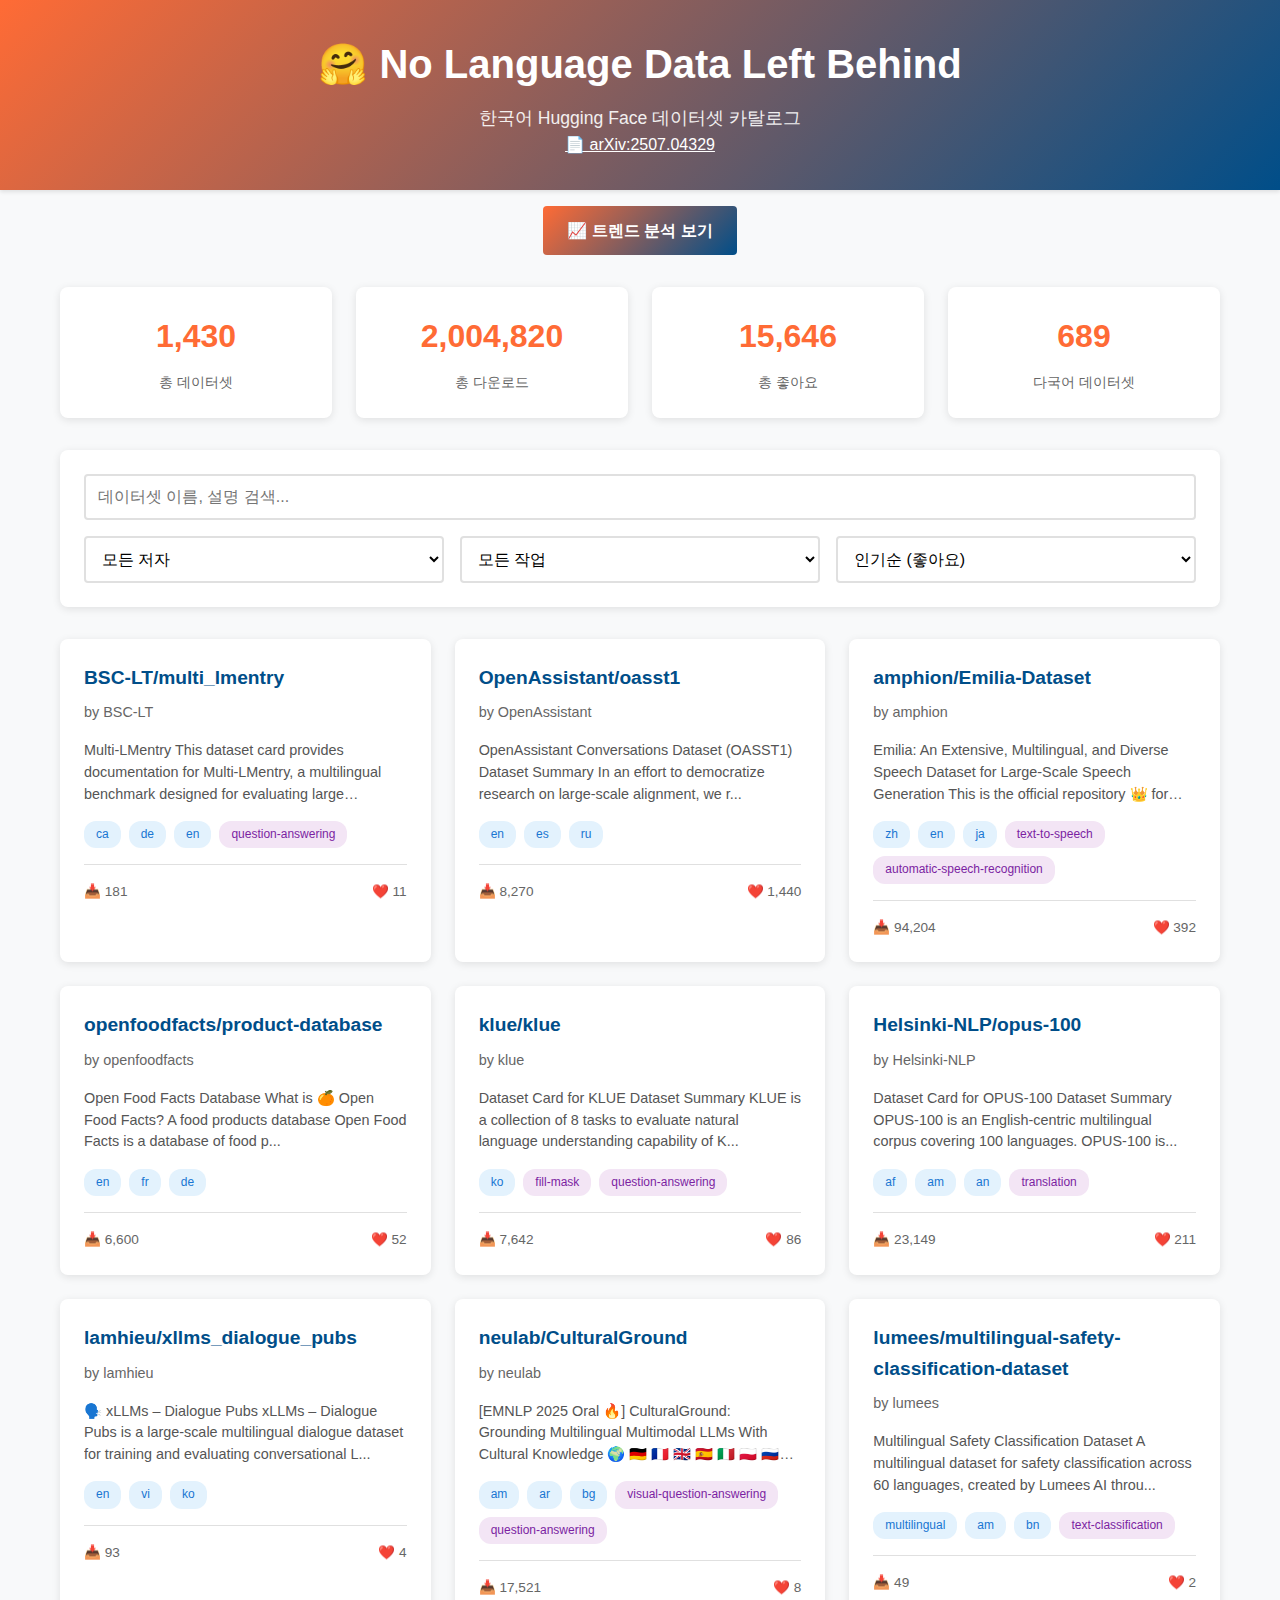
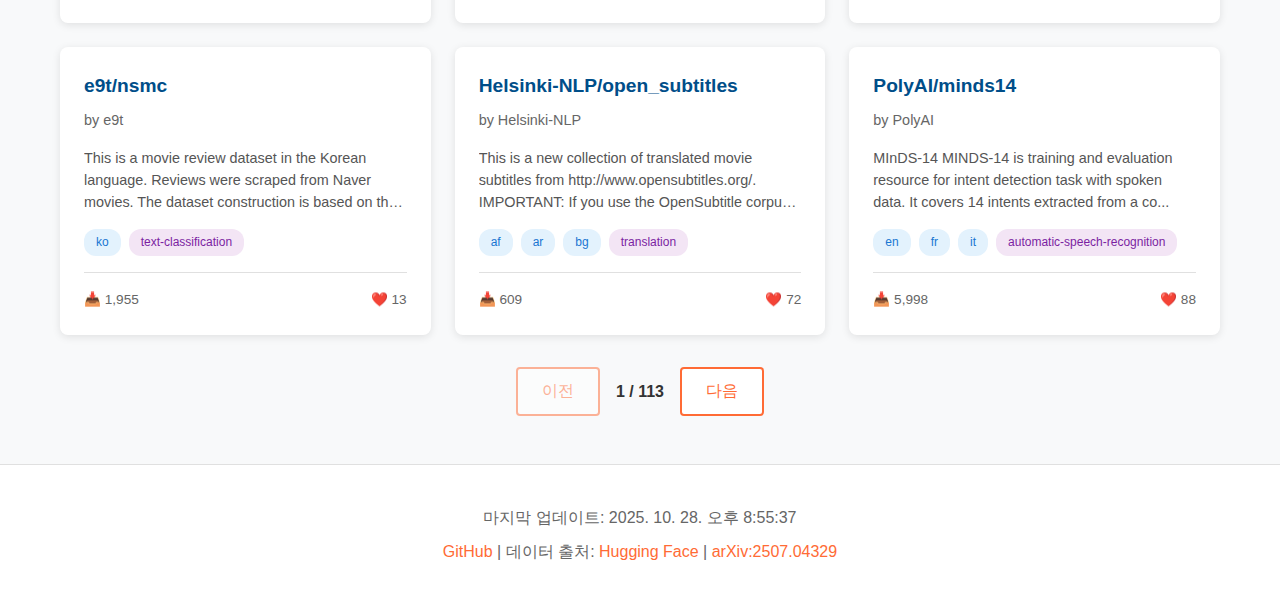
<file: docs/index.html>
<!DOCTYPE html>
<html lang="ko">
<head>
    <meta charset="UTF-8">
    <meta name="viewport" content="width=device-width, initial-scale=1.0">
    <title>No Language Data Left Behind - Korean HF Datasets Catalog</title>
    <meta name="description" content="한국어 Hugging Face 데이터셋 카탈로그 - No Language Data Left Behind 프로젝트">
    <link rel="stylesheet" href="css/style.css">
</head>
<body>
    <header>
        <div class="container">
            <h1>🤗 No Language Data Left Behind</h1>
            <p class="subtitle">한국어 Hugging Face 데이터셋 카탈로그</p>
            <p class="subtitle-small">
                <a href="https://arxiv.org/abs/2507.04329" target="_blank" style="color: white; text-decoration: underline;">
                    📄 arXiv:2507.04329
                </a>
            </p>
        </div>
    </header>

    <main class="container">
        <!-- 트렌드 링크 -->
        <div style="text-align: center; margin: 1rem 0;">
            <a href="trends.html" style="display: inline-block; padding: 0.75rem 1.5rem; background: linear-gradient(135deg, var(--primary-color), var(--secondary-color)); color: white; text-decoration: none; border-radius: 4px; font-weight: 600;">
                📈 트렌드 분석 보기
            </a>
        </div>

        <!-- 통계 섹션 -->
        <section class="stats-section">
            <div class="stat-card">
                <h3 id="total-datasets">-</h3>
                <p>총 데이터셋</p>
            </div>
            <div class="stat-card">
                <h3 id="total-downloads">-</h3>
                <p>총 다운로드</p>
            </div>
            <div class="stat-card">
                <h3 id="total-likes">-</h3>
                <p>총 좋아요</p>
            </div>
            <div class="stat-card">
                <h3 id="multilingual-count">-</h3>
                <p>다국어 데이터셋</p>
            </div>
        </section>

        <!-- 검색 및 필터 -->
        <section class="search-section">
            <div class="search-container">
                <input type="text" id="search-input" placeholder="데이터셋 이름, 설명 검색...">
            </div>
            <div class="filters">
                <select id="author-filter">
                    <option value="">모든 저자</option>
                </select>
                <select id="task-filter">
                    <option value="">모든 작업</option>
                </select>
                <select id="sort-select">
                    <option value="likes">인기순 (좋아요)</option>
                    <option value="downloads">다운로드순</option>
                    <option value="recent">최신순</option>
                    <option value="name">이름순</option>
                </select>
            </div>
        </section>

        <!-- 데이터셋 목록 -->
        <section class="datasets-section">
            <div id="loading" class="loading">데이터를 불러오는 중...</div>
            <div id="datasets-container" class="datasets-grid"></div>
            <div id="no-results" class="no-results" style="display: none;">
                검색 결과가 없습니다.
            </div>
        </section>

        <!-- 페이지네이션 -->
        <section class="pagination">
            <button id="prev-page" disabled>이전</button>
            <span id="page-info">1 / 1</span>
            <button id="next-page" disabled>다음</button>
        </section>
    </main>

    <footer>
        <div class="container">
            <p>마지막 업데이트: <span id="last-updated">-</span></p>
            <p>
                <a href="https://github.com/songys/-Korean-HF-datasets-catalog" target="_blank">GitHub</a> |
                데이터 출처: <a href="https://huggingface.co/datasets" target="_blank">Hugging Face</a> |
                <a href="https://arxiv.org/abs/2507.04329" target="_blank">arXiv:2507.04329</a>
            </p>
        </div>
    </footer>

    <script src="js/app.js"></script>
</body>
</html>
</file>
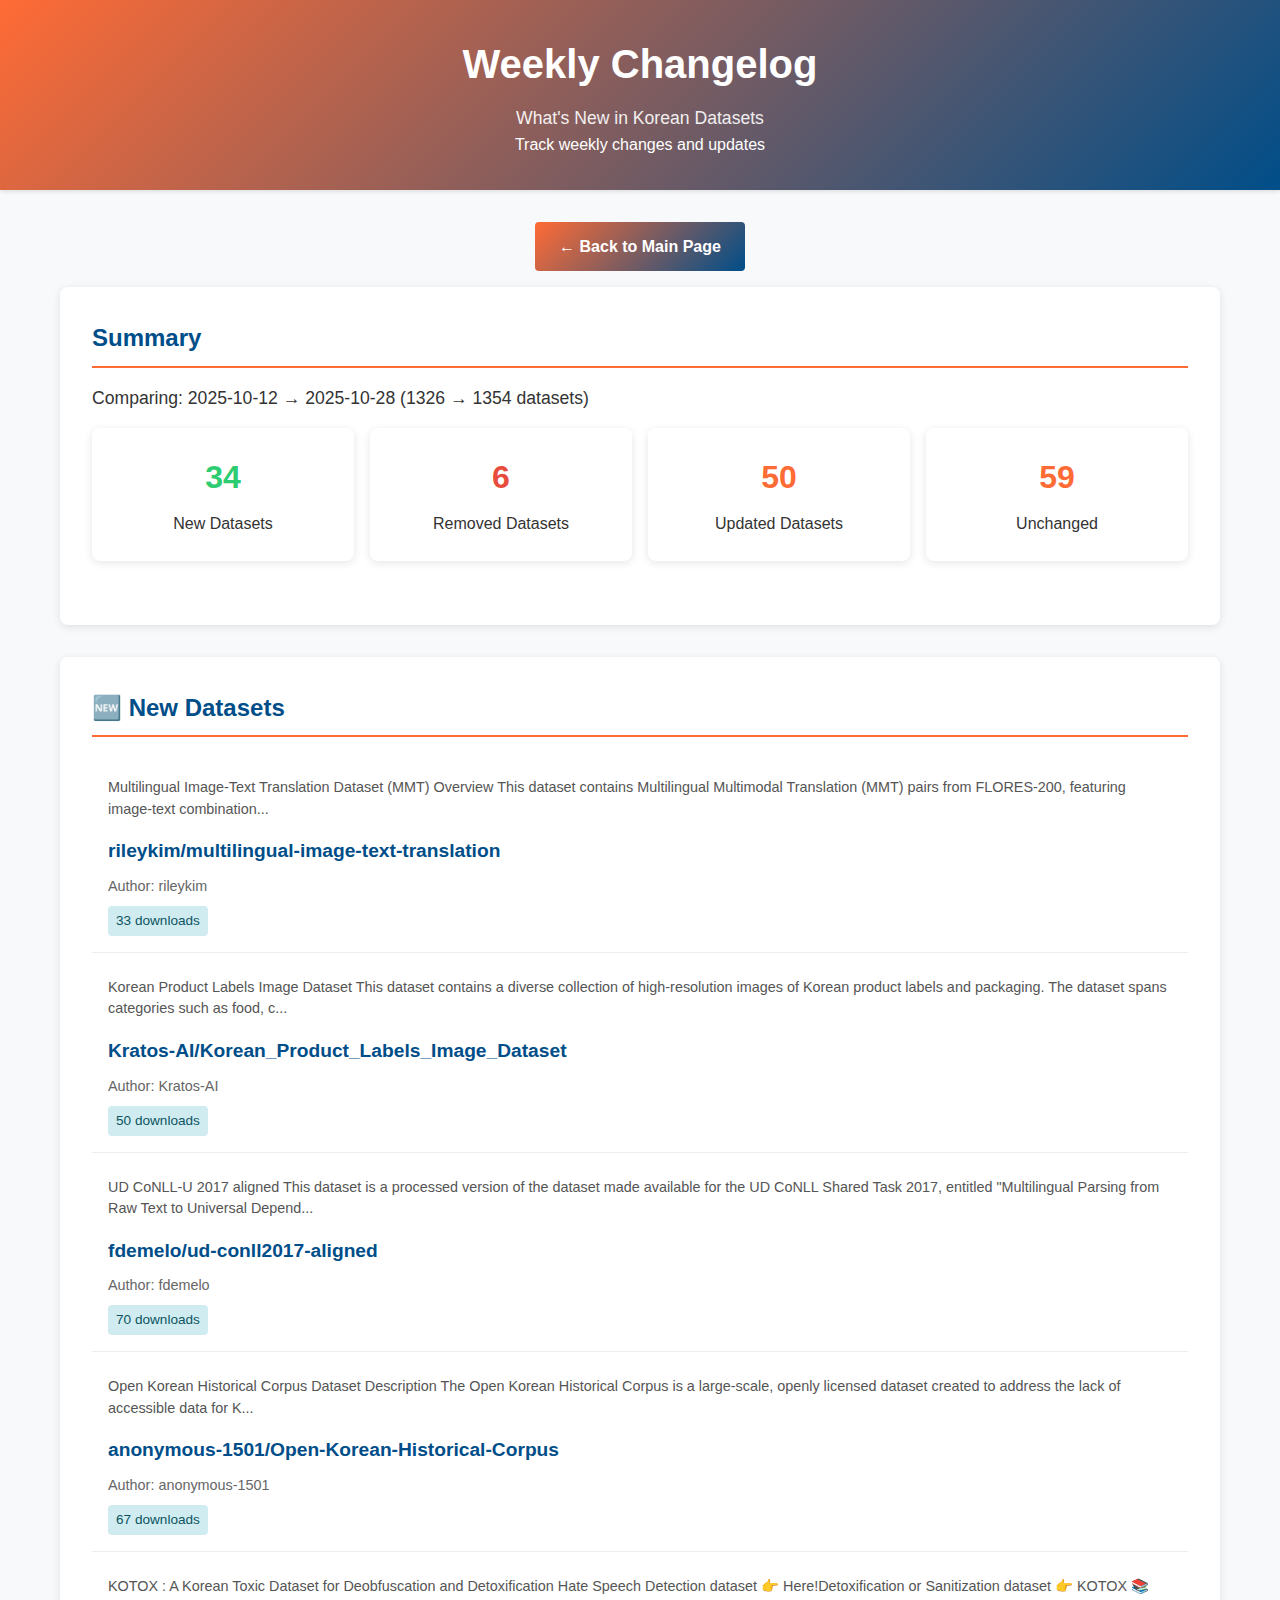
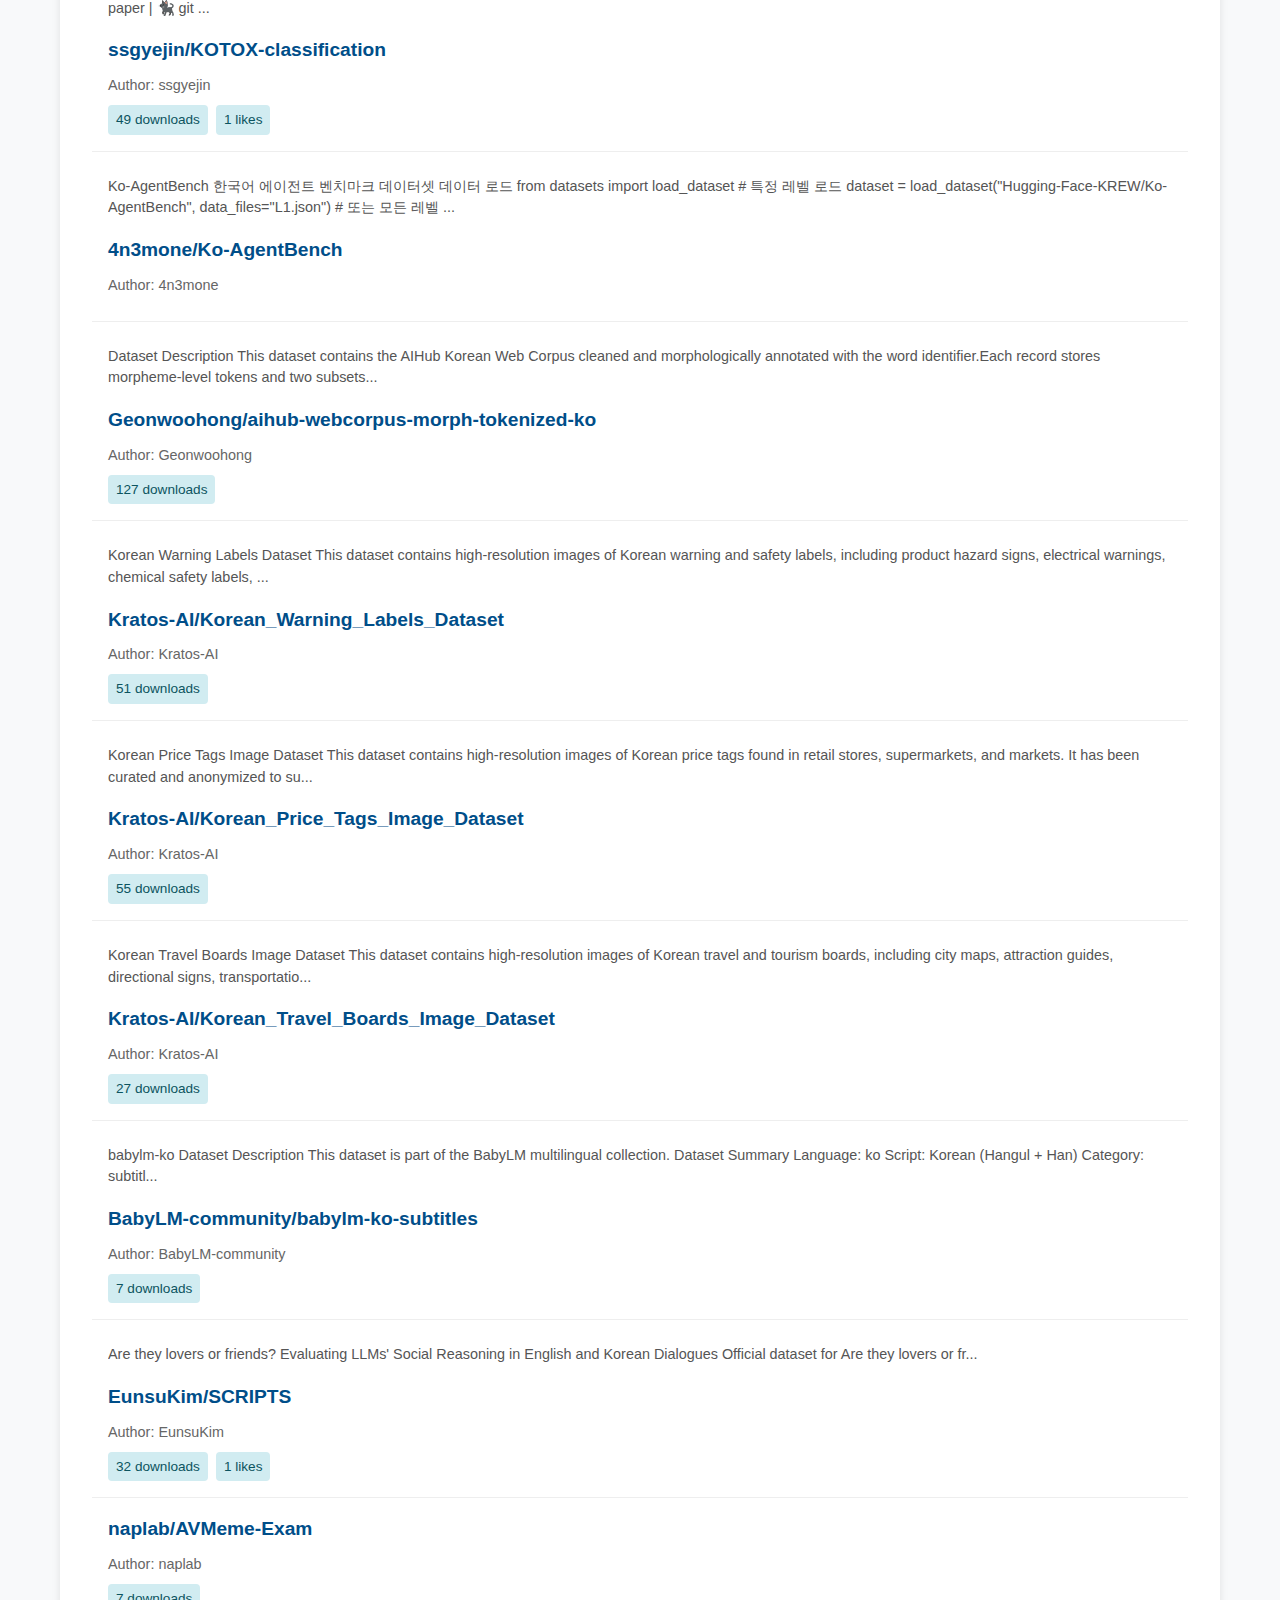
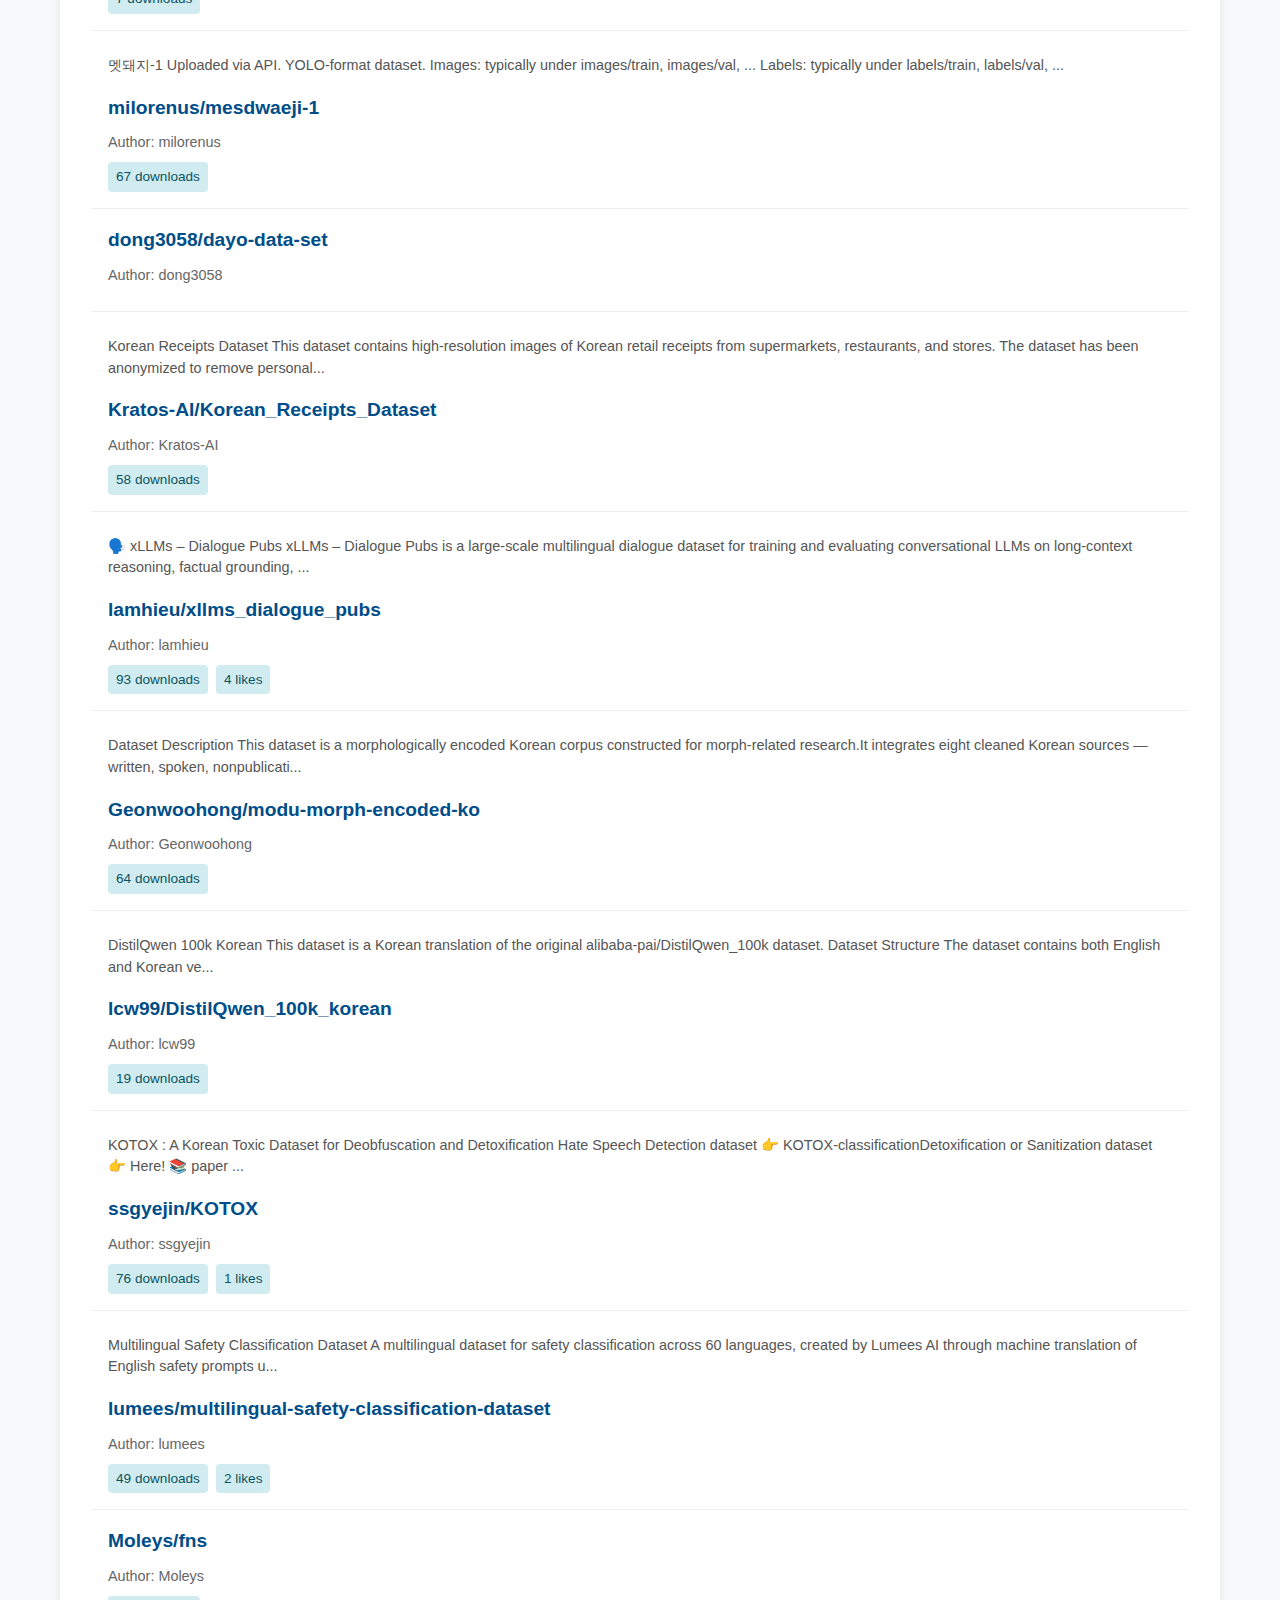
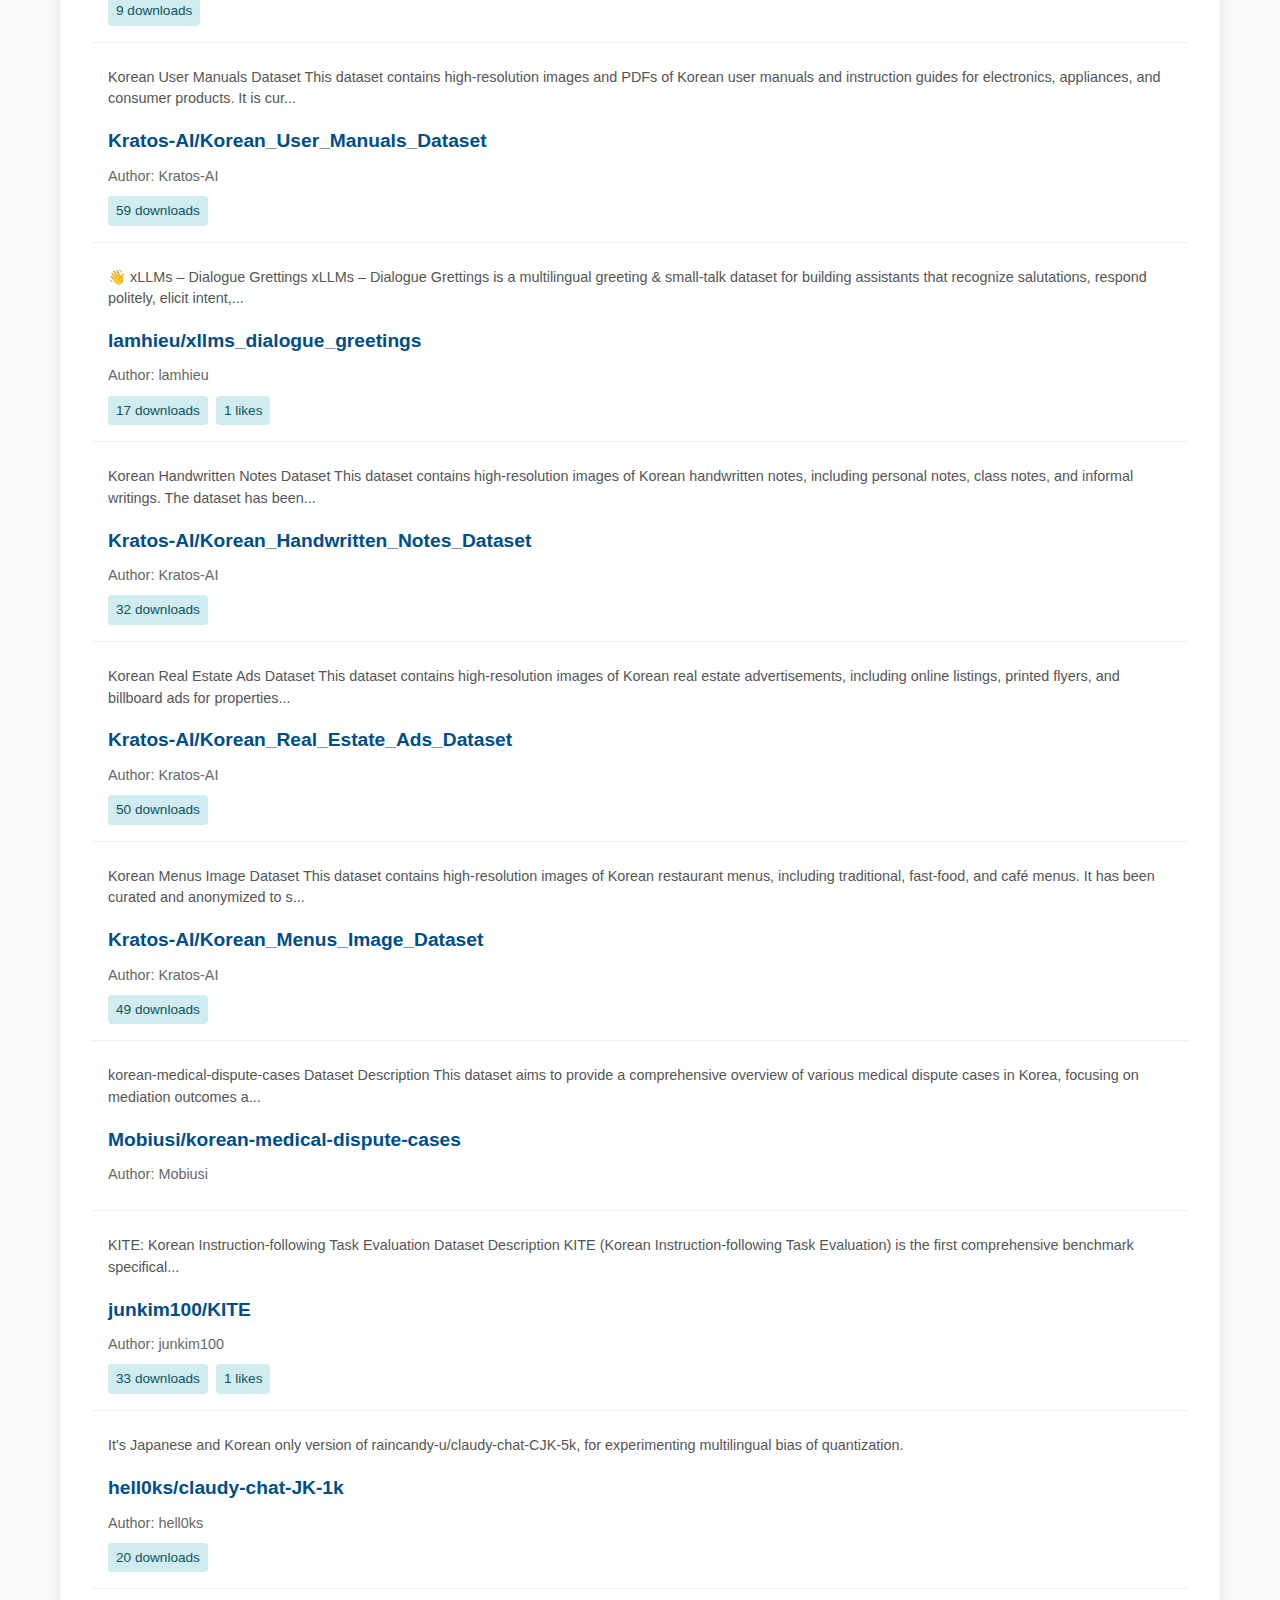
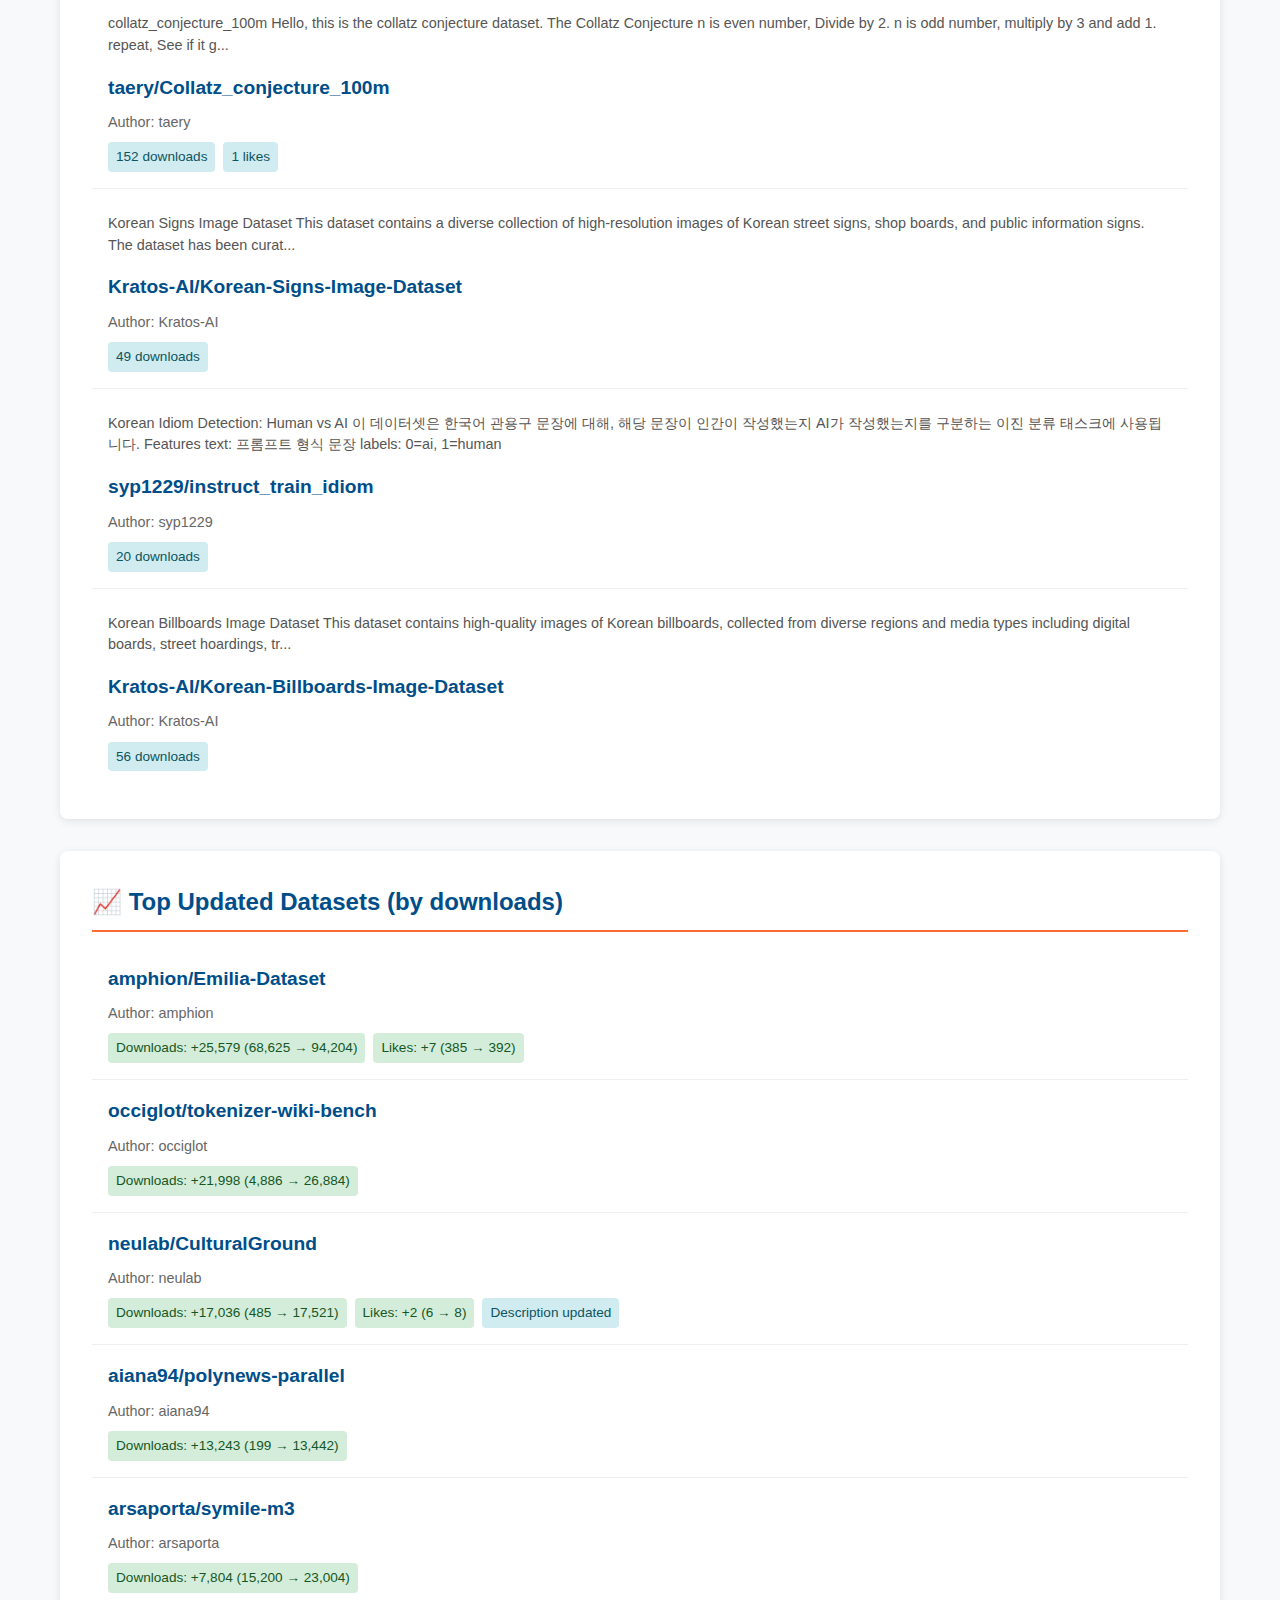
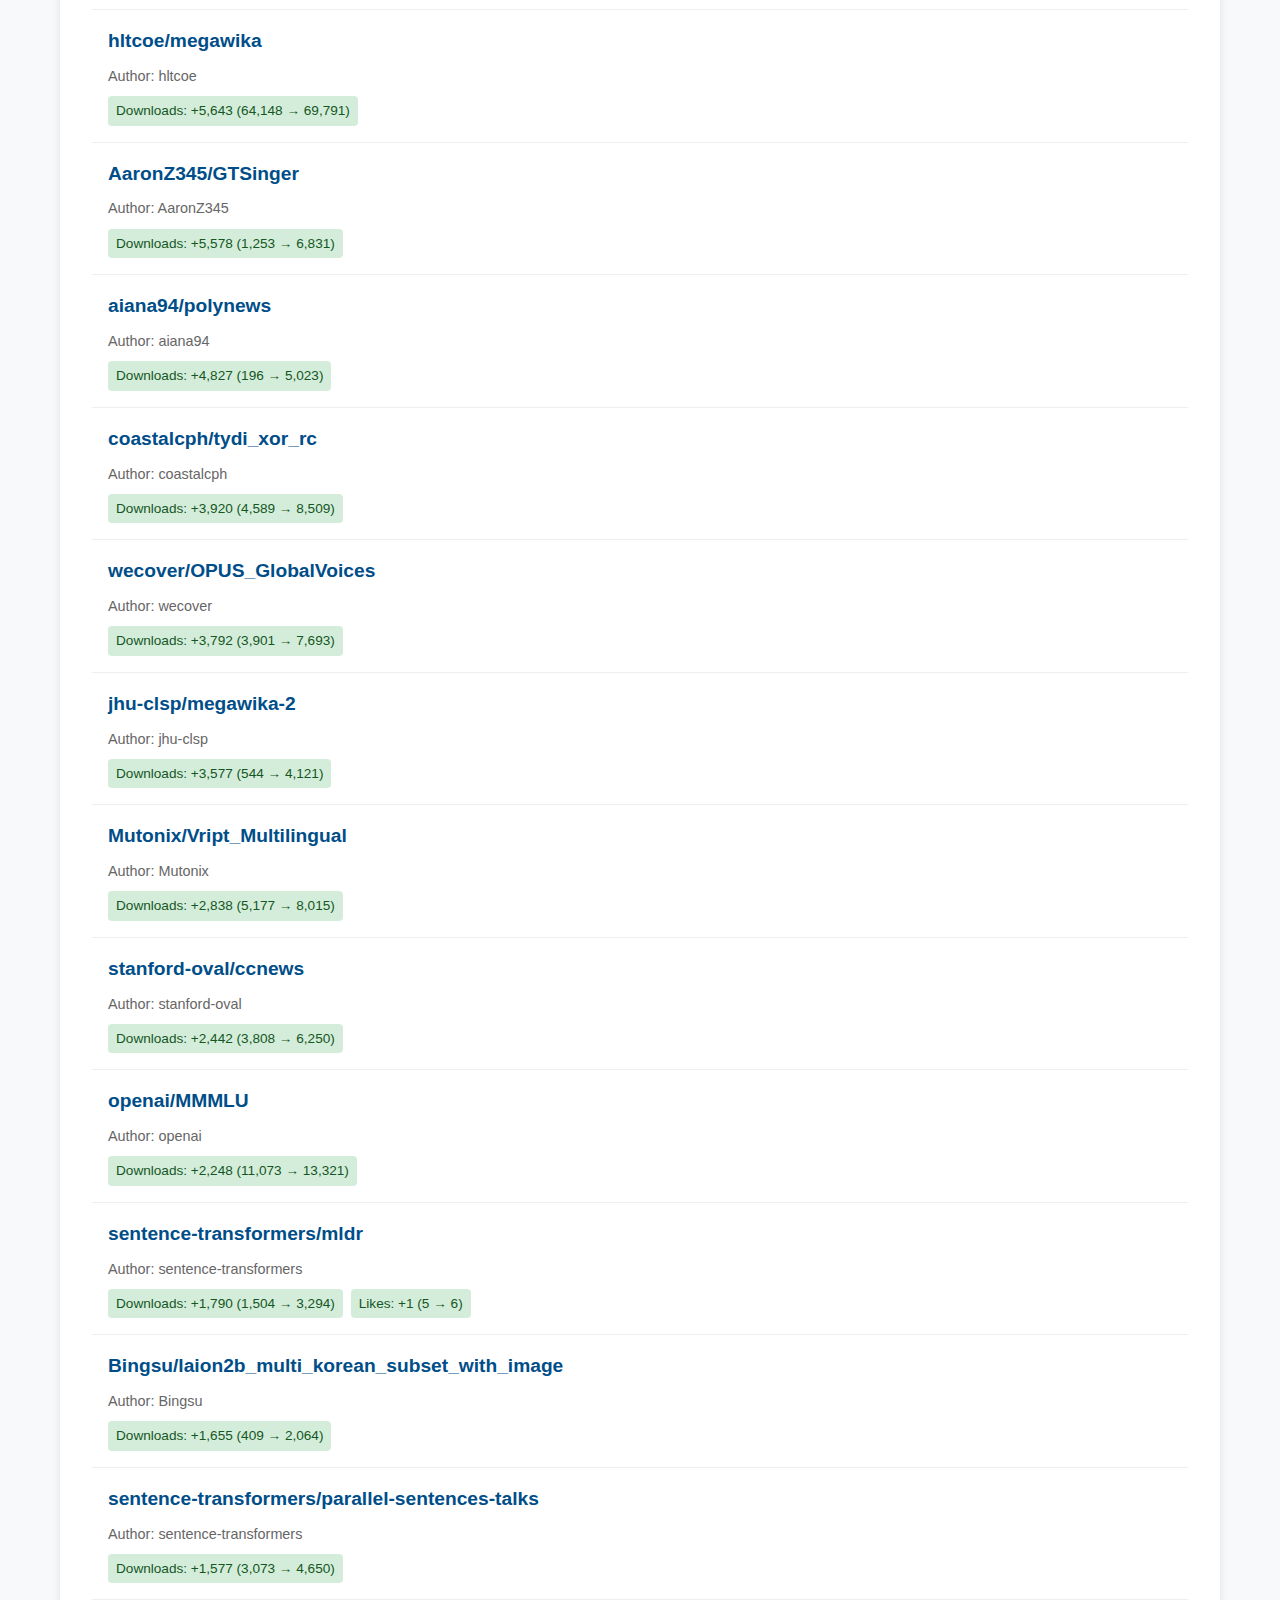
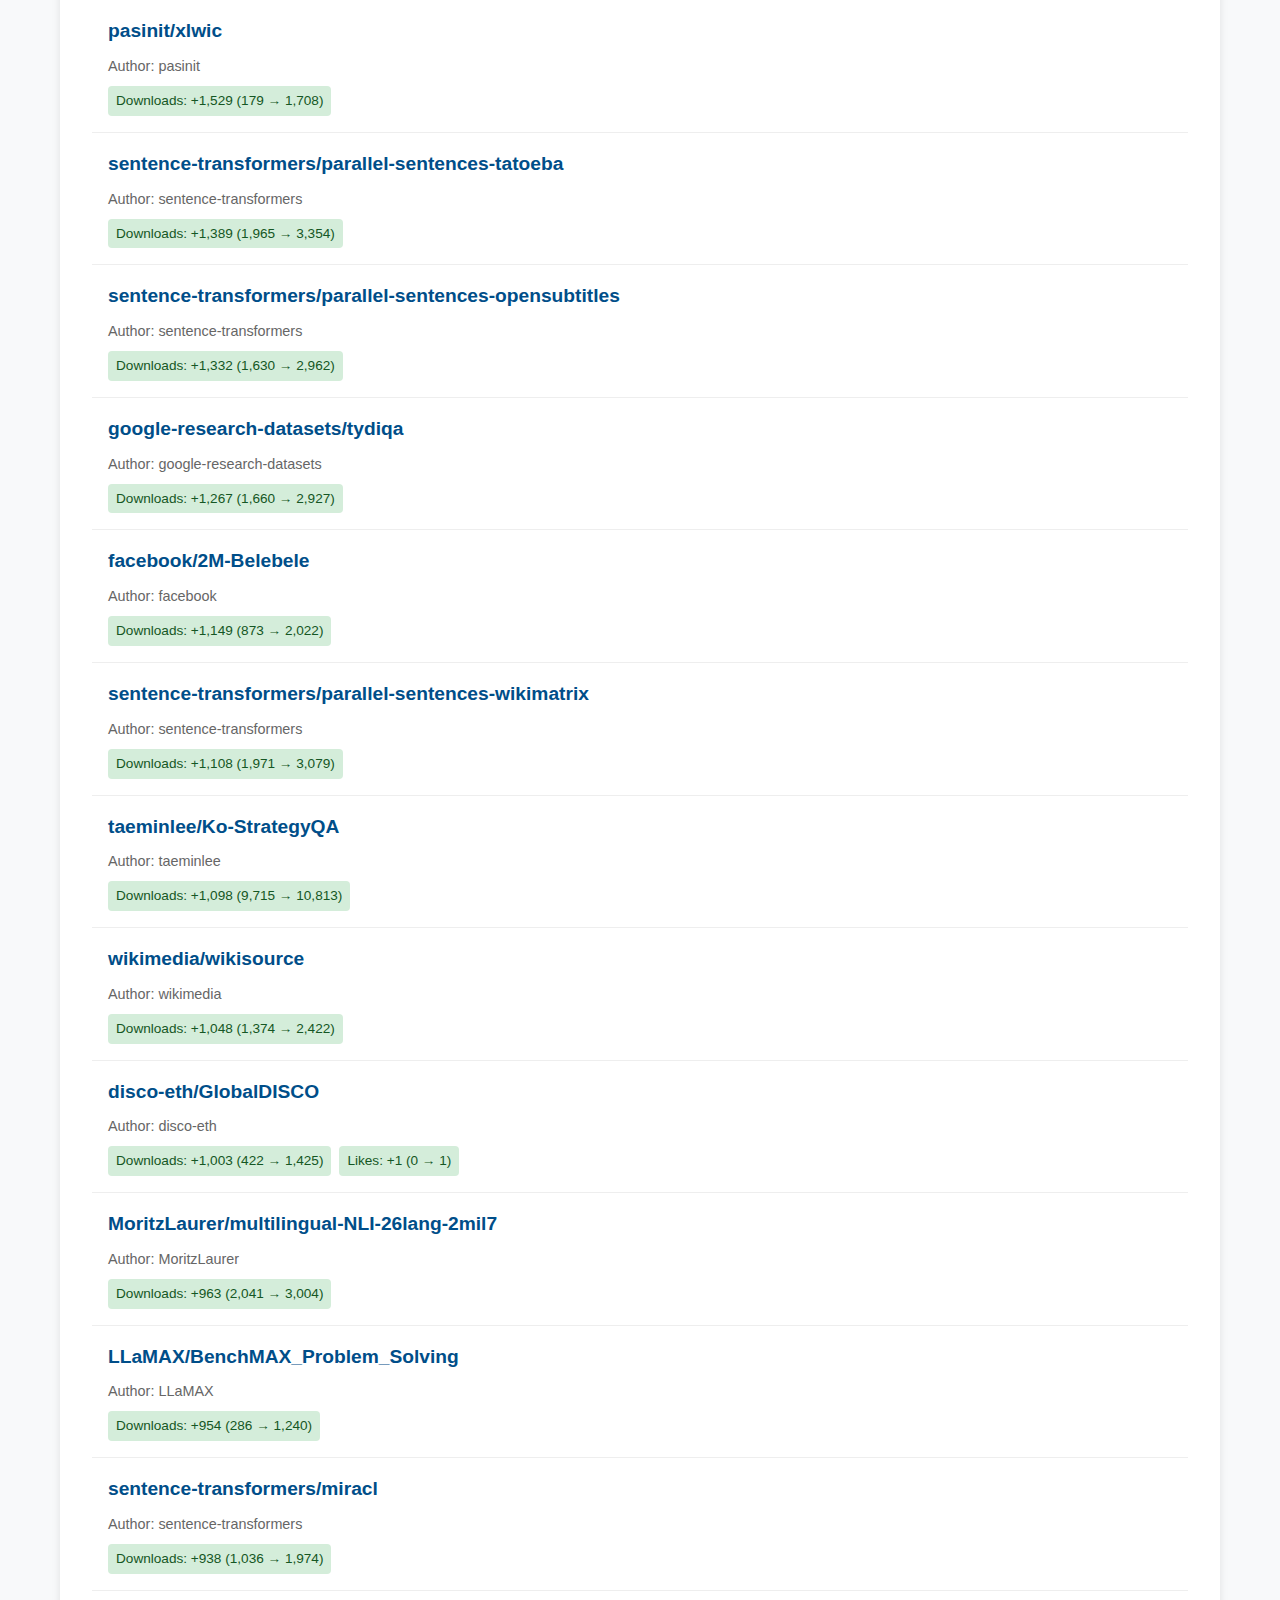
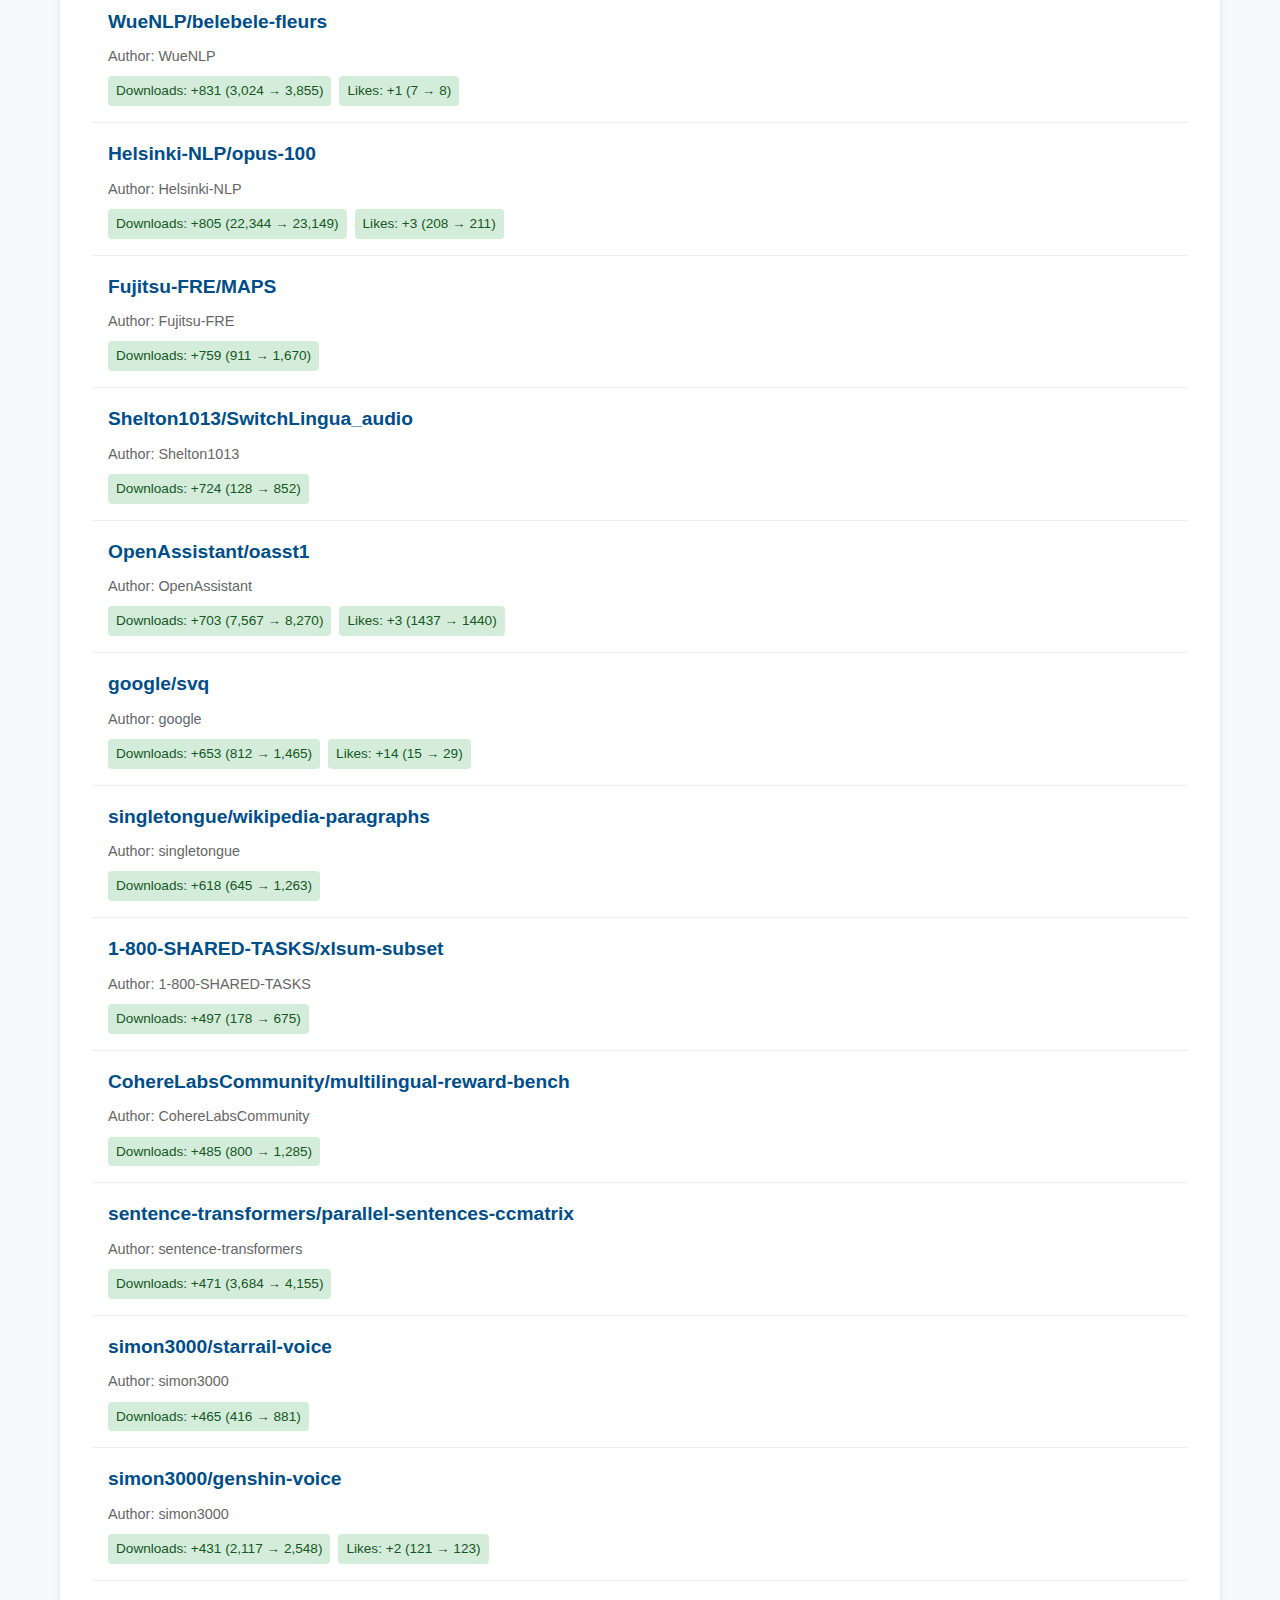
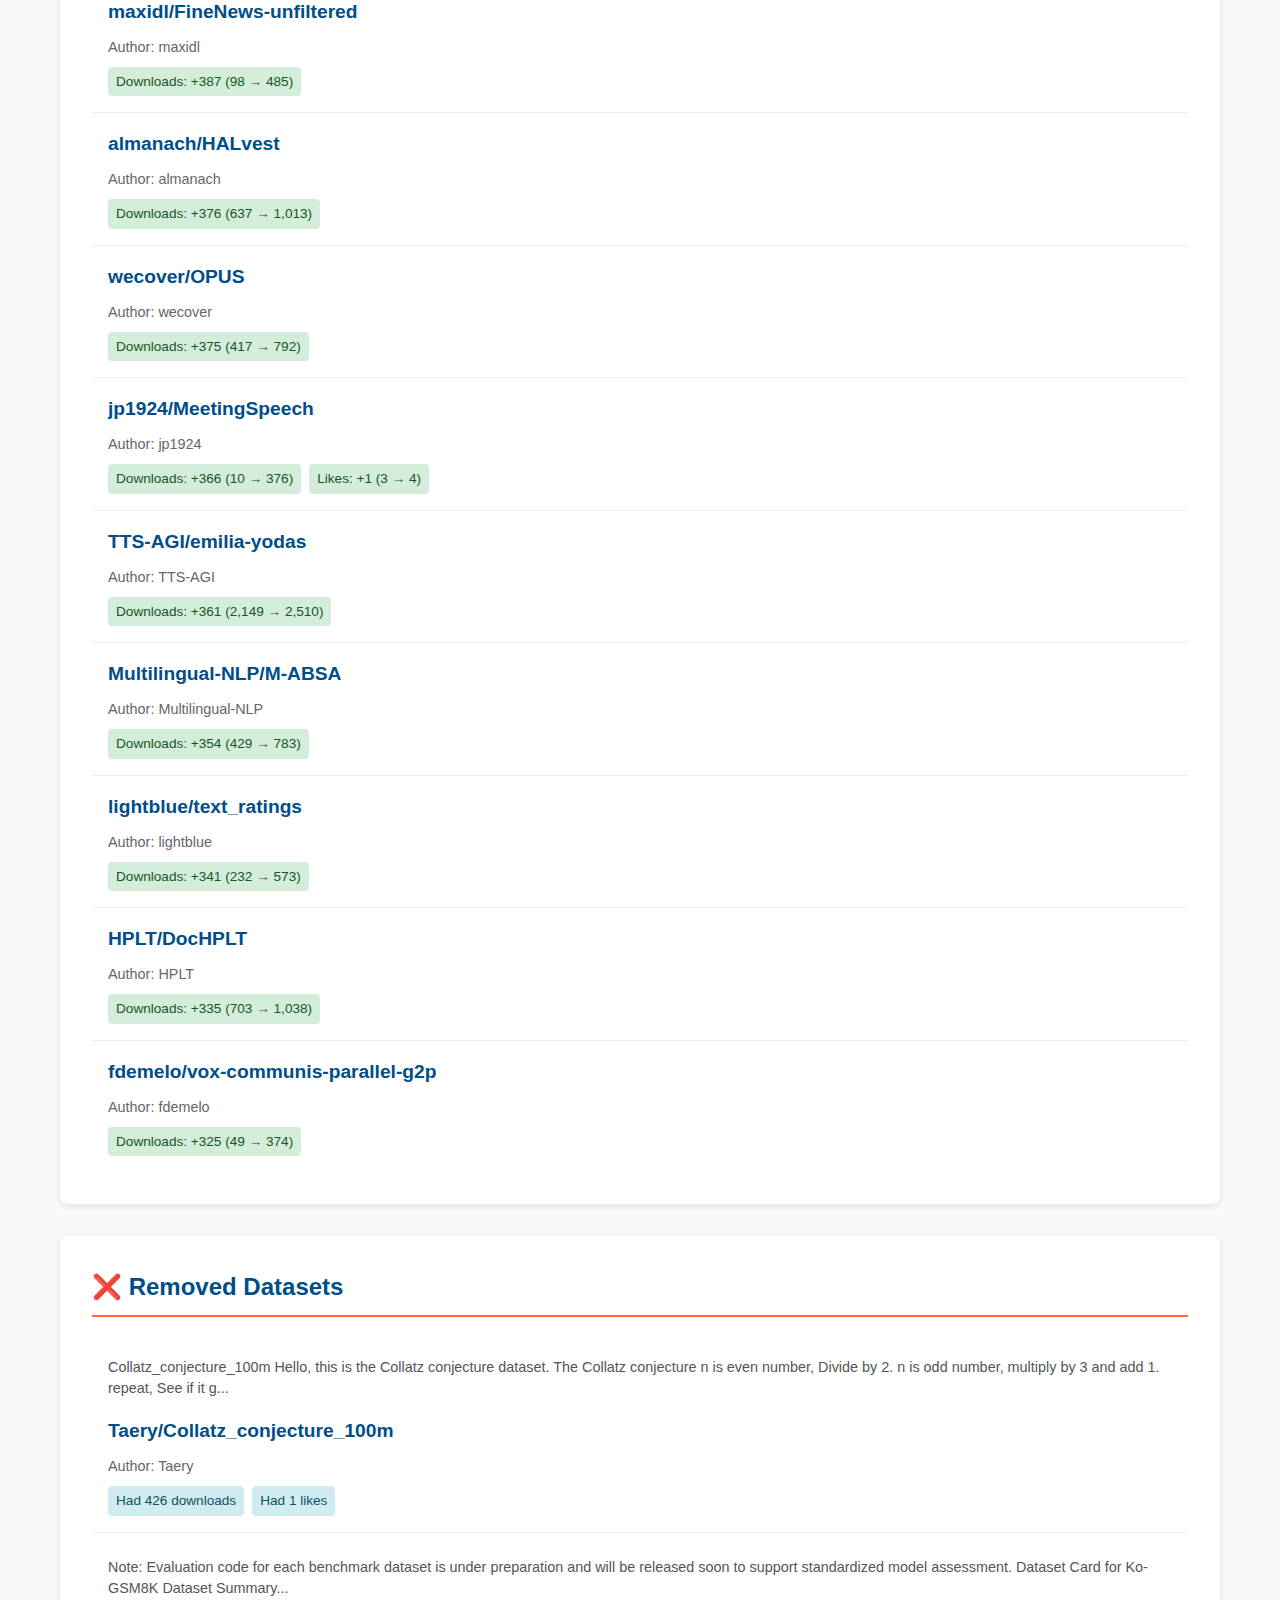
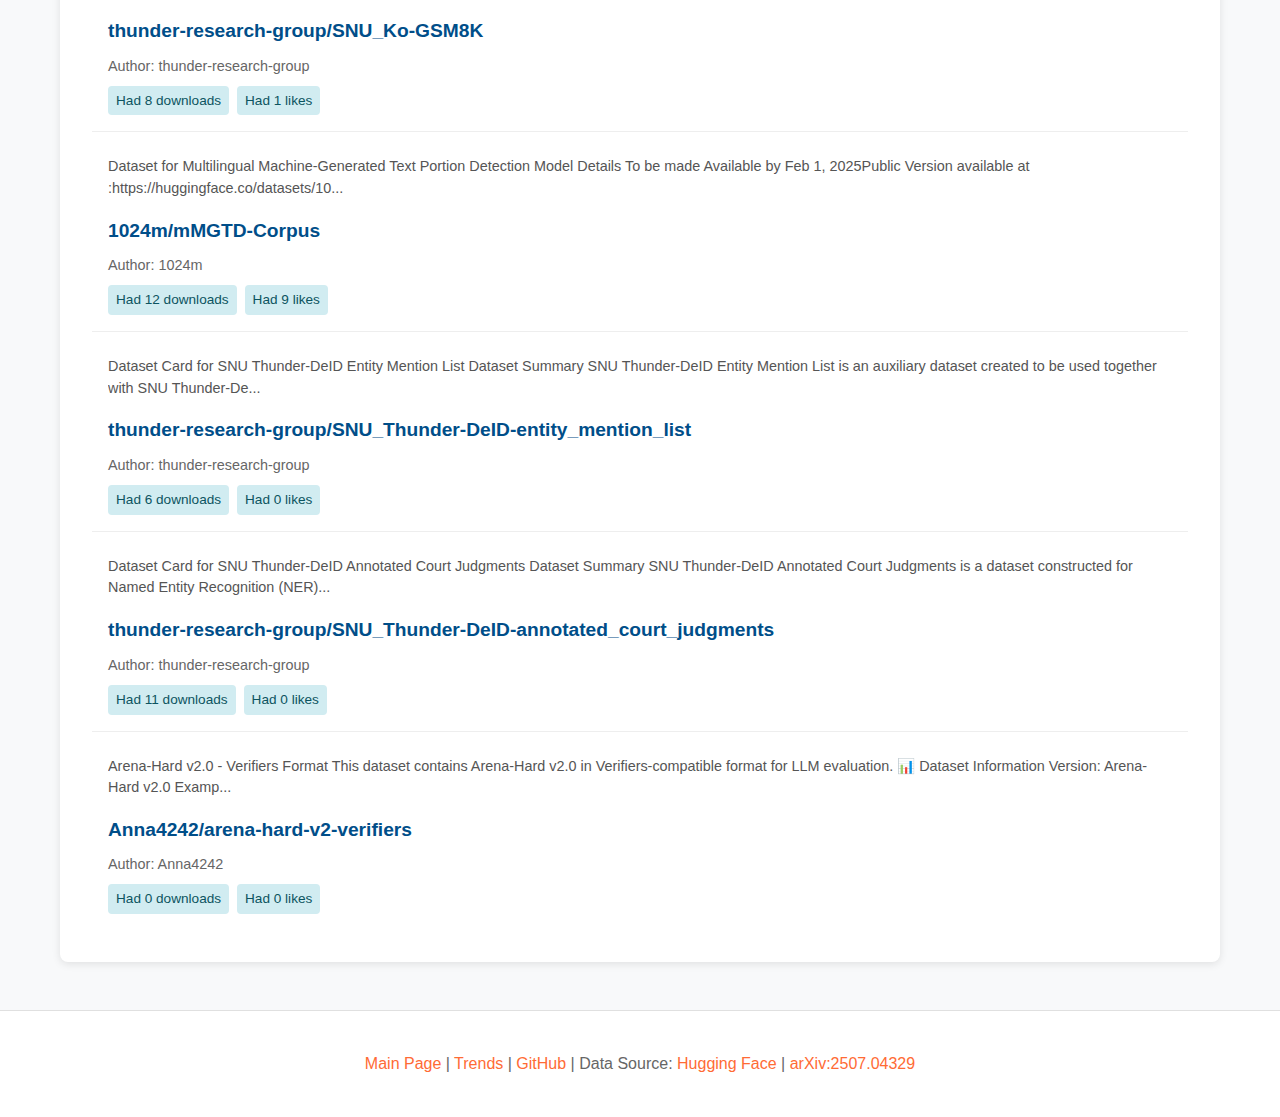
<file: docs/changelog.html>
<!DOCTYPE html>
<html lang="en">
<head>
    <meta charset="UTF-8">
    <meta name="viewport" content="width=device-width, initial-scale=1.0">
    <title>Weekly Changelog - Korean HF Datasets</title>
    <link rel="stylesheet" href="css/style.css">
    <style>
        .changelog-container {
            max-width: 1200px;
            margin: 2rem auto;
            padding: 0 20px;
        }

        .summary-cards {
            display: grid;
            grid-template-columns: repeat(auto-fit, minmax(200px, 1fr));
            gap: 1rem;
            margin-bottom: 2rem;
        }

        .summary-card {
            background: white;
            padding: 1.5rem;
            border-radius: 8px;
            box-shadow: 0 2px 8px rgba(0,0,0,0.1);
            text-align: center;
        }

        .summary-card h3 {
            font-size: 2rem;
            margin-bottom: 0.5rem;
            color: var(--primary-color);
        }

        .summary-card.positive h3 {
            color: #2ecc71;
        }

        .summary-card.negative h3 {
            color: #e74c3c;
        }

        .section {
            background: white;
            padding: 2rem;
            border-radius: 8px;
            box-shadow: 0 2px 8px rgba(0,0,0,0.1);
            margin-bottom: 2rem;
        }

        .section h2 {
            font-size: 1.5rem;
            margin-bottom: 1rem;
            color: var(--secondary-color);
            border-bottom: 2px solid var(--primary-color);
            padding-bottom: 0.5rem;
        }

        .dataset-item {
            padding: 1rem;
            border-bottom: 1px solid #eee;
        }

        .dataset-item:last-child {
            border-bottom: none;
        }

        .dataset-title {
            font-weight: 600;
            color: var(--secondary-color);
            margin-bottom: 0.5rem;
        }

        .dataset-title a {
            color: var(--secondary-color);
            text-decoration: none;
        }

        .dataset-title a:hover {
            color: var(--primary-color);
            text-decoration: underline;
        }

        .dataset-meta {
            font-size: 0.9rem;
            color: #666;
            margin-bottom: 0.5rem;
        }

        .dataset-description {
            font-size: 0.9rem;
            color: #555;
            margin-top: 0.5rem;
        }

        .change-badge {
            display: inline-block;
            padding: 0.25rem 0.5rem;
            border-radius: 4px;
            font-size: 0.85rem;
            margin-right: 0.5rem;
        }

        .change-badge.positive {
            background: #d4edda;
            color: #155724;
        }

        .change-badge.negative {
            background: #f8d7da;
            color: #721c24;
        }

        .change-badge.neutral {
            background: #d1ecf1;
            color: #0c5460;
        }

        .empty-state {
            text-align: center;
            padding: 3rem;
            color: #666;
        }
    </style>
</head>
<body>
    <header>
        <div class="container">
            <h1>Weekly Changelog</h1>
            <p class="subtitle">What's New in Korean Datasets</p>
            <p class="subtitle-small">Track weekly changes and updates</p>
        </div>
    </header>

    <main class="changelog-container">
        <div style="text-align: center; margin: 1rem 0;">
            <a href="index.html" style="display: inline-block; padding: 0.75rem 1.5rem; background: linear-gradient(135deg, var(--primary-color), var(--secondary-color)); color: white; text-decoration: none; border-radius: 4px; font-weight: 600;">
                ← Back to Main Page
            </a>
        </div>

        <div id="loading" class="loading">Loading changelog...</div>

        <div id="changelog-content" style="display: none;">
            <div class="section">
                <h2>Summary</h2>
                <p id="period-info" style="font-size: 1.1rem; margin-bottom: 1rem;"></p>
                <div class="summary-cards">
                    <div class="summary-card positive">
                        <h3 id="new-count">-</h3>
                        <p>New Datasets</p>
                    </div>
                    <div class="summary-card negative">
                        <h3 id="removed-count">-</h3>
                        <p>Removed Datasets</p>
                    </div>
                    <div class="summary-card">
                        <h3 id="updated-count">-</h3>
                        <p>Updated Datasets</p>
                    </div>
                    <div class="summary-card">
                        <h3 id="unchanged-count">-</h3>
                        <p>Unchanged</p>
                    </div>
                </div>
            </div>

            <div id="new-datasets-section" class="section" style="display: none;">
                <h2>🆕 New Datasets</h2>
                <div id="new-datasets-list"></div>
            </div>

            <div id="updated-datasets-section" class="section" style="display: none;">
                <h2>📈 Top Updated Datasets (by downloads)</h2>
                <div id="updated-datasets-list"></div>
            </div>

            <div id="removed-datasets-section" class="section" style="display: none;">
                <h2>❌ Removed Datasets</h2>
                <div id="removed-datasets-list"></div>
            </div>
        </div>
    </main>

    <footer>
        <div class="container">
            <p>
                <a href="index.html">Main Page</a> |
                <a href="trends.html">Trends</a> |
                <a href="https://github.com/songys/Korean-HF-datasets-catalog" target="_blank">GitHub</a> |
                Data Source: <a href="https://huggingface.co/datasets" target="_blank">Hugging Face</a> |
                <a href="https://arxiv.org/abs/2507.04329" target="_blank">arXiv:2507.04329</a>
            </p>
        </div>
    </footer>

    <script src="js/changelog.js"></script>
</body>
</html>
</file>
<file: docs/css/style.css>
:root {
    --primary-color: #ff6b35;
    --secondary-color: #004e89;
    --bg-color: #f8f9fa;
    --card-bg: #ffffff;
    --text-color: #333;
    --border-color: #e0e0e0;
    --hover-color: #f0f0f0;
}

* {
    margin: 0;
    padding: 0;
    box-sizing: border-box;
}

body {
    font-family: -apple-system, BlinkMacSystemFont, "Segoe UI", Roboto, "Helvetica Neue", Arial, sans-serif;
    line-height: 1.6;
    color: var(--text-color);
    background-color: var(--bg-color);
}

.container {
    max-width: 1200px;
    margin: 0 auto;
    padding: 0 20px;
}

/* Header */
header {
    background: linear-gradient(135deg, var(--primary-color), var(--secondary-color));
    color: white;
    padding: 2rem 0;
    text-align: center;
    box-shadow: 0 2px 4px rgba(0,0,0,0.1);
}

header h1 {
    font-size: 2.5rem;
    margin-bottom: 0.5rem;
}

.subtitle {
    font-size: 1.1rem;
    opacity: 0.9;
}

/* Stats Section */
.stats-section {
    display: grid;
    grid-template-columns: repeat(auto-fit, minmax(200px, 1fr));
    gap: 1.5rem;
    margin: 2rem 0;
}

.stat-card {
    background: var(--card-bg);
    padding: 1.5rem;
    border-radius: 8px;
    box-shadow: 0 2px 8px rgba(0,0,0,0.1);
    text-align: center;
    transition: transform 0.2s;
}

.stat-card:hover {
    transform: translateY(-4px);
    box-shadow: 0 4px 12px rgba(0,0,0,0.15);
}

.stat-card h3 {
    font-size: 2rem;
    color: var(--primary-color);
    margin-bottom: 0.5rem;
}

.stat-card p {
    color: #666;
    font-size: 0.9rem;
}

/* Search Section */
.search-section {
    background: var(--card-bg);
    padding: 1.5rem;
    border-radius: 8px;
    box-shadow: 0 2px 8px rgba(0,0,0,0.1);
    margin-bottom: 2rem;
}

.search-container {
    margin-bottom: 1rem;
}

#search-input {
    width: 100%;
    padding: 0.75rem;
    font-size: 1rem;
    border: 2px solid var(--border-color);
    border-radius: 4px;
    transition: border-color 0.2s;
}

#search-input:focus {
    outline: none;
    border-color: var(--primary-color);
}

.filters {
    display: grid;
    grid-template-columns: repeat(auto-fit, minmax(200px, 1fr));
    gap: 1rem;
}

.filters select {
    padding: 0.75rem;
    font-size: 1rem;
    border: 2px solid var(--border-color);
    border-radius: 4px;
    background: white;
    cursor: pointer;
    transition: border-color 0.2s;
}

.filters select:focus {
    outline: none;
    border-color: var(--primary-color);
}

/* Datasets Grid */
.datasets-grid {
    display: grid;
    grid-template-columns: repeat(auto-fill, minmax(350px, 1fr));
    gap: 1.5rem;
    margin-bottom: 2rem;
}

.dataset-card {
    background: var(--card-bg);
    border-radius: 8px;
    padding: 1.5rem;
    box-shadow: 0 2px 8px rgba(0,0,0,0.1);
    transition: transform 0.2s, box-shadow 0.2s;
    cursor: pointer;
}

.dataset-card:hover {
    transform: translateY(-4px);
    box-shadow: 0 4px 16px rgba(0,0,0,0.15);
}

.dataset-header {
    margin-bottom: 1rem;
}

.dataset-title {
    font-size: 1.2rem;
    font-weight: 600;
    color: var(--secondary-color);
    margin-bottom: 0.5rem;
    word-break: break-word;
}

.dataset-author {
    color: #666;
    font-size: 0.9rem;
}

.dataset-description {
    font-size: 0.9rem;
    color: #555;
    margin-bottom: 1rem;
    line-height: 1.5;
    display: -webkit-box;
    -webkit-line-clamp: 3;
    -webkit-box-orient: vertical;
    overflow: hidden;
}

.dataset-tags {
    display: flex;
    flex-wrap: wrap;
    gap: 0.5rem;
    margin-bottom: 1rem;
}

.tag {
    background: var(--bg-color);
    padding: 0.25rem 0.75rem;
    border-radius: 12px;
    font-size: 0.75rem;
    color: #555;
}

.tag.language {
    background: #e3f2fd;
    color: #1976d2;
}

.tag.task {
    background: #f3e5f5;
    color: #7b1fa2;
}

.dataset-stats {
    display: flex;
    justify-content: space-between;
    font-size: 0.85rem;
    color: #666;
    padding-top: 1rem;
    border-top: 1px solid var(--border-color);
}

.stat-item {
    display: flex;
    align-items: center;
    gap: 0.25rem;
}

/* Loading & No Results */
.loading, .no-results {
    text-align: center;
    padding: 3rem;
    color: #666;
    font-size: 1.1rem;
}

/* Pagination */
.pagination {
    display: flex;
    justify-content: center;
    align-items: center;
    gap: 1rem;
    margin: 2rem 0;
}

.pagination button {
    padding: 0.75rem 1.5rem;
    font-size: 1rem;
    border: 2px solid var(--primary-color);
    background: white;
    color: var(--primary-color);
    border-radius: 4px;
    cursor: pointer;
    transition: all 0.2s;
}

.pagination button:hover:not(:disabled) {
    background: var(--primary-color);
    color: white;
}

.pagination button:disabled {
    opacity: 0.5;
    cursor: not-allowed;
}

#page-info {
    font-weight: 600;
}

/* Footer */
footer {
    background: var(--card-bg);
    padding: 2rem 0;
    text-align: center;
    margin-top: 3rem;
    border-top: 1px solid var(--border-color);
}

footer p {
    margin: 0.5rem 0;
    color: #666;
}

footer a {
    color: var(--primary-color);
    text-decoration: none;
}

footer a:hover {
    text-decoration: underline;
}

/* Responsive */
@media (max-width: 768px) {
    header h1 {
        font-size: 1.8rem;
    }

    .datasets-grid {
        grid-template-columns: 1fr;
    }

    .filters {
        grid-template-columns: 1fr;
    }
}
</file>
